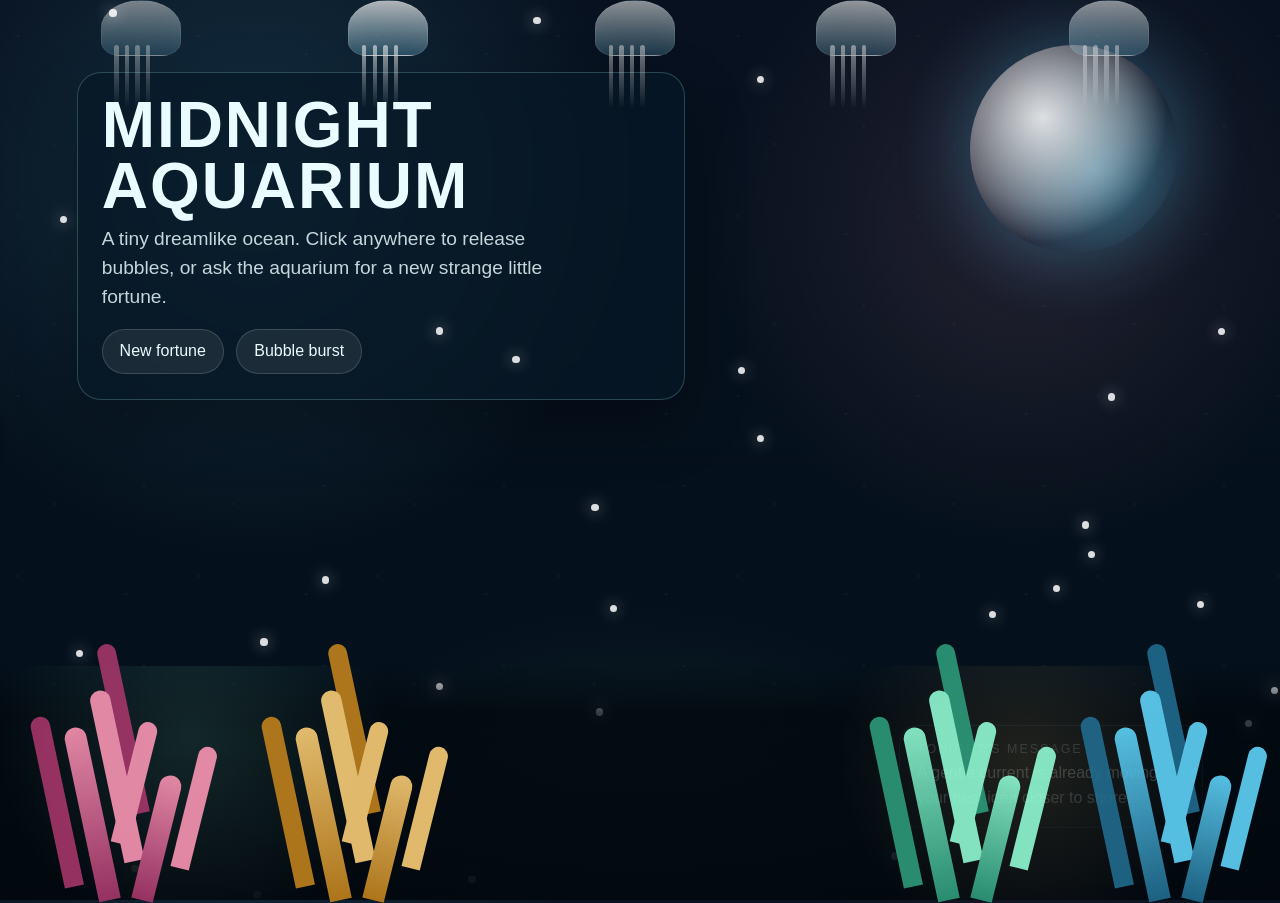
<file: random_midnight_aquarium.html>
<!DOCTYPE html>
<html lang="en">
<head>
  <meta charset="UTF-8" />
  <meta name="viewport" content="width=device-width, initial-scale=1.0" />
  <title>Midnight Aquarium</title>
  <style>
    :root {
      --bg-top: #07111f;
      --bg-bottom: #03101a;
      --panel: rgba(7, 24, 38, 0.72);
      --line: rgba(168, 244, 255, 0.22);
      --foam: #dbfbff;
      --mint: #93ffd8;
      --aqua: #61d8ff;
      --gold: #ffd27a;
      --rose: #ff98b8;
      --ink: #eafcff;
    }

    * {
      box-sizing: border-box;
    }

    body {
      margin: 0;
      min-height: 100vh;
      overflow: hidden;
      font-family: "Avenir Next", "Trebuchet MS", sans-serif;
      color: var(--ink);
      background:
        radial-gradient(circle at 20% 20%, rgba(97, 216, 255, 0.16), transparent 30%),
        radial-gradient(circle at 80% 25%, rgba(255, 152, 184, 0.12), transparent 26%),
        radial-gradient(circle at 50% 120%, rgba(147, 255, 216, 0.16), transparent 38%),
        linear-gradient(180deg, var(--bg-top), var(--bg-bottom));
    }

    .grain {
      position: fixed;
      inset: 0;
      pointer-events: none;
      opacity: 0.09;
      background-image:
        radial-gradient(circle at 10% 20%, white 0.6px, transparent 0.8px),
        radial-gradient(circle at 70% 30%, white 0.6px, transparent 0.8px),
        radial-gradient(circle at 30% 80%, white 0.6px, transparent 0.8px),
        radial-gradient(circle at 80% 70%, white 0.6px, transparent 0.8px);
      background-size: 180px 180px;
      animation: drift 18s linear infinite;
    }

    .scene {
      position: relative;
      min-height: 100vh;
      isolation: isolate;
    }

    .moon {
      position: absolute;
      top: 5vh;
      right: 8vw;
      width: 13rem;
      aspect-ratio: 1;
      border-radius: 50%;
      background:
        radial-gradient(circle at 35% 35%, rgba(255,255,255,0.95), rgba(255,255,255,0.35) 45%, transparent 65%),
        radial-gradient(circle at 60% 60%, rgba(97,216,255,0.55), transparent 68%);
      filter: blur(0.2px);
      box-shadow: 0 0 80px rgba(97, 216, 255, 0.38);
      opacity: 0.9;
    }

    .title-card {
      position: absolute;
      top: 8vh;
      left: 6vw;
      width: min(38rem, 86vw);
      padding: 1.4rem 1.5rem 1.55rem;
      border: 1px solid var(--line);
      border-radius: 1.5rem;
      background: var(--panel);
      backdrop-filter: blur(18px);
      box-shadow: 0 25px 60px rgba(0, 0, 0, 0.28);
    }

    h1 {
      margin: 0 0 0.5rem;
      font-size: clamp(2.5rem, 5vw, 4.8rem);
      line-height: 0.95;
      letter-spacing: 0.03em;
      text-transform: uppercase;
    }

    .subtitle {
      margin: 0;
      max-width: 31rem;
      color: rgba(234, 252, 255, 0.84);
      font-size: clamp(1rem, 1.6vw, 1.2rem);
      line-height: 1.5;
    }

    .controls {
      display: flex;
      gap: 0.8rem;
      margin-top: 1.1rem;
      flex-wrap: wrap;
    }

    button {
      border: 1px solid rgba(255, 255, 255, 0.15);
      border-radius: 999px;
      padding: 0.78rem 1.05rem;
      background: rgba(255, 255, 255, 0.08);
      color: var(--ink);
      font: inherit;
      cursor: pointer;
      transition: transform 160ms ease, background 160ms ease, border-color 160ms ease;
    }

    button:hover {
      transform: translateY(-2px);
      background: rgba(255, 255, 255, 0.14);
      border-color: rgba(255, 255, 255, 0.28);
    }

    .hud {
      position: absolute;
      right: 6vw;
      bottom: 8vh;
      width: min(19rem, 84vw);
      padding: 1rem 1.05rem;
      border: 1px solid var(--line);
      border-radius: 1.25rem;
      background: rgba(6, 20, 31, 0.66);
      backdrop-filter: blur(14px);
    }

    .hud-label {
      margin: 0 0 0.35rem;
      font-size: 0.78rem;
      letter-spacing: 0.16em;
      text-transform: uppercase;
      color: rgba(234, 252, 255, 0.66);
    }

    .fortune {
      margin: 0;
      line-height: 1.55;
      font-size: 1rem;
    }

    .aquarium {
      position: absolute;
      inset: 0;
      overflow: hidden;
    }

    .fish,
    .bubble,
    .sparkle,
    .jelly {
      position: absolute;
      pointer-events: none;
    }

    .fish {
      width: 7rem;
      height: 3.2rem;
      animation: swim linear infinite;
      filter: drop-shadow(0 10px 20px rgba(0, 0, 0, 0.22));
    }

    .fish .body {
      position: absolute;
      inset: 0.35rem 1.2rem 0.35rem 0;
      border-radius: 60% 45% 50% 55%;
      background: linear-gradient(135deg, var(--fish-a), var(--fish-b));
    }

    .fish .tail {
      position: absolute;
      right: 0;
      top: 0.75rem;
      width: 1.8rem;
      height: 1.6rem;
      background: linear-gradient(135deg, var(--fish-b), transparent 78%);
      clip-path: polygon(0 50%, 100% 0, 100% 100%);
    }

    .fish .eye {
      position: absolute;
      left: 0.95rem;
      top: 1.15rem;
      width: 0.48rem;
      height: 0.48rem;
      border-radius: 50%;
      background: #03101a;
      box-shadow: 0 0 0 0.15rem rgba(255,255,255,0.75);
    }

    .fish.reverse {
      transform: scaleX(-1);
    }

    .jelly {
      width: 5rem;
      height: 8rem;
      animation: floatUp linear infinite;
      opacity: 0.9;
    }

    .jelly .cap {
      width: 5rem;
      height: 3.5rem;
      border-radius: 60% 60% 30% 30%;
      background: linear-gradient(180deg, rgba(255,255,255,0.8), rgba(97,216,255,0.24));
      border: 1px solid rgba(255,255,255,0.2);
      box-shadow: inset 0 -10px 25px rgba(255,255,255,0.08);
    }

    .jelly .legs {
      position: absolute;
      top: 2.8rem;
      left: 0.85rem;
      display: flex;
      gap: 0.38rem;
    }

    .jelly .legs span {
      width: 0.28rem;
      height: 4rem;
      border-radius: 999px;
      background: linear-gradient(180deg, rgba(255,255,255,0.7), transparent);
      animation: wiggle 2.4s ease-in-out infinite;
    }

    .bubble {
      width: var(--size);
      height: var(--size);
      border-radius: 50%;
      border: 1px solid rgba(219, 251, 255, 0.4);
      background: radial-gradient(circle at 30% 30%, rgba(255,255,255,0.72), rgba(255,255,255,0.08) 55%, transparent 70%);
      animation: rise var(--duration) linear forwards;
    }

    .sparkle {
      width: 0.45rem;
      height: 0.45rem;
      border-radius: 50%;
      background: rgba(255, 255, 255, 0.86);
      box-shadow: 0 0 15px rgba(255,255,255,0.6);
      animation: pulse 2s ease-in-out infinite;
    }

    .seabed {
      position: absolute;
      inset: auto 0 0;
      height: 26vh;
      background:
        radial-gradient(circle at 15% 30%, rgba(147,255,216,0.12), transparent 18%),
        radial-gradient(circle at 80% 40%, rgba(255,210,122,0.12), transparent 18%),
        linear-gradient(180deg, transparent, rgba(2, 8, 14, 0.75) 20%, rgba(2, 8, 14, 0.96));
    }

    .coral {
      position: absolute;
      bottom: 0;
      width: 10rem;
      height: 12rem;
      opacity: 0.88;
      filter: blur(0.1px);
    }

    .coral::before,
    .coral::after {
      content: "";
      position: absolute;
      bottom: 0;
      width: 1.35rem;
      border-radius: 999px 999px 0 0;
      background: linear-gradient(180deg, var(--coral-top), var(--coral-bottom));
      transform-origin: bottom center;
    }

    .coral::before {
      left: 3rem;
      height: 11rem;
      transform: rotate(-12deg);
      box-shadow:
        2rem -2rem 0 -0.05rem var(--coral-top),
        -2rem -1.2rem 0 -0.08rem var(--coral-bottom),
        3rem -4.8rem 0 -0.1rem var(--coral-bottom);
    }

    .coral::after {
      left: 5rem;
      height: 8rem;
      transform: rotate(14deg);
      box-shadow:
        1.8rem -2.4rem 0 -0.1rem var(--coral-top),
        -2.2rem -3rem 0 -0.1rem var(--coral-top);
    }

    @keyframes swim {
      from {
        transform: translateX(-10vw) translateY(0) scale(var(--flip, 1));
      }
      to {
        transform: translateX(120vw) translateY(var(--drift)) scale(var(--flip, 1));
      }
    }

    @keyframes floatUp {
      from {
        transform: translateY(100vh);
      }
      to {
        transform: translateY(-20vh);
      }
    }

    @keyframes rise {
      0% {
        transform: translateY(0) scale(0.9);
        opacity: 0;
      }
      15% {
        opacity: 0.95;
      }
      100% {
        transform: translateY(-115vh) translateX(var(--shift)) scale(1.15);
        opacity: 0;
      }
    }

    @keyframes pulse {
      0%, 100% {
        opacity: 0.25;
        transform: scale(0.8);
      }
      50% {
        opacity: 1;
        transform: scale(1.2);
      }
    }

    @keyframes wiggle {
      0%, 100% {
        transform: rotate(-5deg);
      }
      50% {
        transform: rotate(6deg);
      }
    }

    @keyframes drift {
      from {
        transform: translateY(0);
      }
      to {
        transform: translateY(-22px);
      }
    }

    @media (max-width: 720px) {
      .title-card {
        top: 4vh;
      }

      .hud {
        right: 4vw;
        left: 4vw;
        width: auto;
        bottom: 4vh;
      }

      .moon {
        width: 9rem;
      }
    }
  </style>
</head>
<body>
  <div class="scene">
    <div class="grain"></div>
    <div class="moon"></div>

    <section class="title-card">
      <h1>Midnight Aquarium</h1>
      <p class="subtitle">
        A tiny dreamlike ocean. Click anywhere to release bubbles, or ask the aquarium for a new strange little fortune.
      </p>
      <div class="controls">
        <button id="fortuneButton">New fortune</button>
        <button id="burstButton">Bubble burst</button>
      </div>
    </section>

    <aside class="hud">
      <p class="hud-label">Tonight's Message</p>
      <p class="fortune" id="fortuneText">A gentle current is already moving your best idea closer to shore.</p>
    </aside>

    <div class="aquarium" id="aquarium"></div>
    <div class="seabed">
      <div class="coral" style="left: 4vw; --coral-top:#ff98b8; --coral-bottom:#a9376d;"></div>
      <div class="coral" style="left: 22vw; width: 8rem; height: 9rem; --coral-top:#ffd27a; --coral-bottom:#c5841d;"></div>
      <div class="coral" style="right: 18vw; --coral-top:#93ffd8; --coral-bottom:#2e9e7d;"></div>
      <div class="coral" style="right: 4vw; width: 8rem; height: 10rem; --coral-top:#61d8ff; --coral-bottom:#216d91;"></div>
    </div>
  </div>

  <script>
    const aquarium = document.getElementById("aquarium");
    const fortuneText = document.getElementById("fortuneText");
    const fortuneButton = document.getElementById("fortuneButton");
    const burstButton = document.getElementById("burstButton");

    const fortunes = [
      "A gentle current is already moving your best idea closer to shore.",
      "Something small and glowing is worth following tonight.",
      "You do not need a map when curiosity is already steering.",
      "What feels random now may turn out to be excellent timing.",
      "Leave room for one impractical idea. It may be the lucky one.",
      "The next good thing might arrive disguised as a detour.",
      "You are allowed to build beautiful things for no reason at all."
    ];

    const fishColors = [
      ["#61d8ff", "#157bb2"],
      ["#ffd27a", "#ff8b4d"],
      ["#93ffd8", "#2cae95"],
      ["#ff98b8", "#cc5681"]
    ];

    function makeFish(index) {
      const fish = document.createElement("div");
      fish.className = "fish" + (Math.random() > 0.5 ? " reverse" : "");
      const colors = fishColors[index % fishColors.length];
      fish.style.setProperty("--fish-a", colors[0]);
      fish.style.setProperty("--fish-b", colors[1]);
      fish.style.left = `${-10 - Math.random() * 30}vw`;
      fish.style.top = `${16 + Math.random() * 54}vh`;
      fish.style.animationDuration = `${18 + Math.random() * 22}s`;
      fish.style.animationDelay = `${-Math.random() * 20}s`;
      fish.style.setProperty("--drift", `${-20 + Math.random() * 40}px`);
      fish.style.setProperty("--flip", fish.classList.contains("reverse") ? "-1" : "1");
      fish.innerHTML = '<div class="body"></div><div class="tail"></div><div class="eye"></div>';
      aquarium.appendChild(fish);
    }

    function makeJelly(index) {
      const jelly = document.createElement("div");
      jelly.className = "jelly";
      jelly.style.left = `${6 + index * 18 + Math.random() * 8}vw`;
      jelly.style.animationDuration = `${20 + Math.random() * 14}s`;
      jelly.style.animationDelay = `${-Math.random() * 18}s`;
      jelly.style.opacity = `${0.5 + Math.random() * 0.4}`;
      jelly.innerHTML = `
        <div class="cap"></div>
        <div class="legs">
          <span></span><span></span><span></span><span></span>
        </div>
      `;
      aquarium.appendChild(jelly);
    }

    function makeSparkle() {
      const sparkle = document.createElement("div");
      sparkle.className = "sparkle";
      sparkle.style.left = `${Math.random() * 100}vw`;
      sparkle.style.top = `${Math.random() * 100}vh`;
      sparkle.style.animationDelay = `${Math.random() * 2}s`;
      aquarium.appendChild(sparkle);
    }

    function releaseBubble(x, y, count = 1) {
      for (let i = 0; i < count; i += 1) {
        const bubble = document.createElement("div");
        bubble.className = "bubble";
        const size = 8 + Math.random() * 28;
        bubble.style.setProperty("--size", `${size}px`);
        bubble.style.setProperty("--duration", `${5 + Math.random() * 5}s`);
        bubble.style.setProperty("--shift", `${-40 + Math.random() * 80}px`);
        bubble.style.left = `${x + (Math.random() * 40 - 20)}px`;
        bubble.style.top = `${y + (Math.random() * 24 - 12)}px`;
        aquarium.appendChild(bubble);
        bubble.addEventListener("animationend", () => bubble.remove());
      }
    }

    function setFortune() {
      const next = fortunes[Math.floor(Math.random() * fortunes.length)];
      fortuneText.textContent = next;
    }

    for (let i = 0; i < 11; i += 1) {
      makeFish(i);
    }

    for (let i = 0; i < 5; i += 1) {
      makeJelly(i);
    }

    for (let i = 0; i < 28; i += 1) {
      makeSparkle();
    }

    aquarium.addEventListener("click", (event) => {
      releaseBubble(event.clientX, event.clientY, 8);
    });

    burstButton.addEventListener("click", () => {
      const centerX = window.innerWidth * (0.25 + Math.random() * 0.5);
      const centerY = window.innerHeight * (0.35 + Math.random() * 0.35);
      releaseBubble(centerX, centerY, 18);
      setFortune();
    });

    fortuneButton.addEventListener("click", setFortune);

    window.addEventListener("load", () => {
      for (let i = 0; i < 20; i += 1) {
        releaseBubble(window.innerWidth * (0.08 + Math.random() * 0.84), window.innerHeight * (0.75 + Math.random() * 0.15), 1);
      }
    });
  </script>
</body>
</html>
</file>
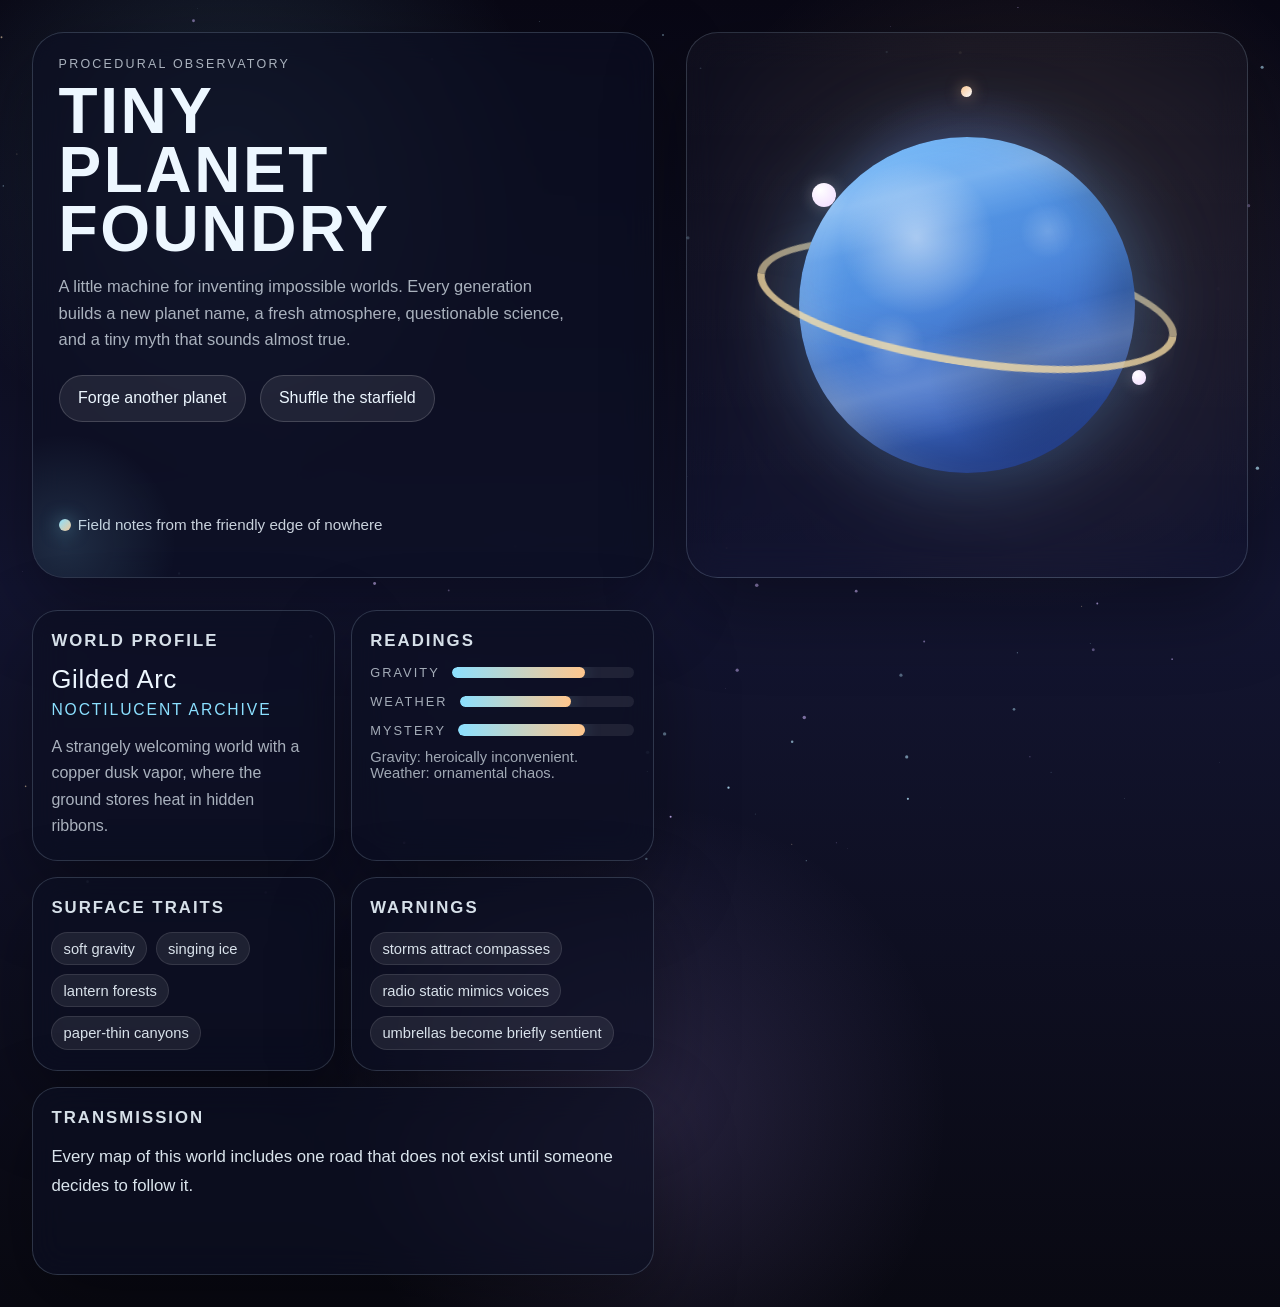
<file: tiny_planet_foundry.html>
<!DOCTYPE html>
<html lang="en">
<head>
  <meta charset="UTF-8" />
  <meta name="viewport" content="width=device-width, initial-scale=1.0" />
  <title>Tiny Planet Foundry</title>
  <style>
    :root {
      --bg-1: #090815;
      --bg-2: #131531;
      --bg-3: #281e44;
      --panel: rgba(13, 16, 34, 0.68);
      --panel-line: rgba(197, 233, 255, 0.18);
      --text: #edf7ff;
      --muted: rgba(237, 247, 255, 0.7);
      --accent: #8be0ff;
      --accent-2: #ffc68d;
      --accent-3: #b99bff;
      --planet-core: #66b8ff;
      --planet-shadow: #2845a8;
      --planet-glow: rgba(139, 224, 255, 0.34);
      --band-1: rgba(255, 255, 255, 0.18);
      --band-2: rgba(9, 9, 20, 0.16);
      --ring: rgba(255, 228, 169, 0.8);
      --sky-haze: rgba(133, 113, 255, 0.22);
      --moon: #f0d9ff;
      --shadow: 0 30px 80px rgba(0, 0, 0, 0.35);
    }

    * {
      box-sizing: border-box;
    }

    body {
      margin: 0;
      min-height: 100vh;
      overflow: hidden;
      font-family: "Avenir Next", "Gill Sans", "Trebuchet MS", sans-serif;
      color: var(--text);
      background:
        radial-gradient(circle at 18% 12%, rgba(139, 224, 255, 0.14), transparent 20%),
        radial-gradient(circle at 80% 20%, rgba(255, 198, 141, 0.12), transparent 24%),
        radial-gradient(circle at 50% 85%, rgba(185, 155, 255, 0.16), transparent 24%),
        linear-gradient(180deg, var(--bg-1), var(--bg-2) 45%, #090912);
    }

    canvas#stars {
      position: fixed;
      inset: 0;
      width: 100%;
      height: 100%;
      z-index: 0;
    }

    .layout {
      position: relative;
      z-index: 1;
      min-height: 100vh;
      display: grid;
      grid-template-columns: 1.05fr 0.95fr;
      gap: 2rem;
      padding: 2rem;
    }

    .panel {
      border: 1px solid var(--panel-line);
      background: var(--panel);
      backdrop-filter: blur(16px);
      box-shadow: var(--shadow);
    }

    .hero {
      border-radius: 2rem;
      padding: 1.5rem 1.6rem 1.8rem;
      display: flex;
      flex-direction: column;
      justify-content: space-between;
      overflow: hidden;
      position: relative;
    }

    .hero::before {
      content: "";
      position: absolute;
      inset: auto auto -5rem -5rem;
      width: 14rem;
      height: 14rem;
      border-radius: 50%;
      background: radial-gradient(circle, rgba(139,224,255,0.14), transparent 70%);
    }

    .eyebrow {
      margin: 0 0 0.7rem;
      font-size: 0.78rem;
      letter-spacing: 0.18em;
      text-transform: uppercase;
      color: var(--muted);
    }

    h1 {
      margin: 0;
      font-size: clamp(2.9rem, 5vw, 5.5rem);
      line-height: 0.92;
      letter-spacing: 0.04em;
      text-transform: uppercase;
      max-width: 9ch;
    }

    .subtext {
      margin: 0.9rem 0 0;
      max-width: 32rem;
      color: var(--muted);
      line-height: 1.6;
      font-size: 1.03rem;
    }

    .controls {
      display: flex;
      gap: 0.85rem;
      flex-wrap: wrap;
      margin-top: 1.4rem;
    }

    button {
      border: 1px solid rgba(255, 255, 255, 0.16);
      background: rgba(255, 255, 255, 0.08);
      color: var(--text);
      font: inherit;
      padding: 0.85rem 1.15rem;
      border-radius: 999px;
      cursor: pointer;
      transition: transform 180ms ease, border-color 180ms ease, background 180ms ease;
    }

    button:hover {
      transform: translateY(-2px);
      border-color: rgba(255, 255, 255, 0.28);
      background: rgba(255, 255, 255, 0.14);
    }

    .signature {
      display: inline-flex;
      align-items: center;
      gap: 0.45rem;
      margin-top: 1.1rem;
      color: rgba(237, 247, 255, 0.84);
      font-size: 0.95rem;
    }

    .signature::before {
      content: "";
      width: 0.75rem;
      height: 0.75rem;
      border-radius: 50%;
      background: linear-gradient(135deg, var(--accent), var(--accent-2));
      box-shadow: 0 0 18px rgba(139, 224, 255, 0.5);
    }

    .planet-stage {
      position: relative;
      border-radius: 2rem;
      min-height: 32rem;
      overflow: hidden;
      display: flex;
      align-items: center;
      justify-content: center;
      background:
        radial-gradient(circle at 50% 36%, var(--sky-haze), transparent 32%),
        linear-gradient(180deg, rgba(255,255,255,0.03), rgba(255,255,255,0));
    }

    .planet-wrap {
      position: relative;
      width: min(34rem, 78vw);
      aspect-ratio: 1;
      display: grid;
      place-items: center;
    }

    .planet {
      position: relative;
      width: min(21rem, 54vw);
      aspect-ratio: 1;
      border-radius: 50%;
      background:
        radial-gradient(circle at 35% 30%, rgba(255,255,255,0.5), transparent 24%),
        radial-gradient(circle at 65% 70%, rgba(0,0,0,0.22), transparent 28%),
        linear-gradient(160deg, var(--planet-core), var(--planet-shadow));
      box-shadow:
        inset -1.7rem -2rem 2.8rem rgba(0, 0, 0, 0.24),
        inset 1.4rem 1rem 2rem rgba(255,255,255,0.16),
        0 0 5rem var(--planet-glow);
      overflow: hidden;
      animation: rotatePlanet 22s linear infinite;
    }

    .planet::before,
    .planet::after {
      content: "";
      position: absolute;
      inset: 0;
      border-radius: 50%;
      mix-blend-mode: screen;
    }

    .planet::before {
      background:
        linear-gradient(180deg, transparent 8%, var(--band-1) 18%, transparent 30%, var(--band-2) 42%, transparent 56%, var(--band-1) 67%, transparent 82%);
      opacity: 0.9;
      transform: rotate(-14deg) scale(1.15);
    }

    .planet::after {
      background:
        radial-gradient(circle at 28% 62%, rgba(255,255,255,0.2), transparent 10%),
        radial-gradient(circle at 74% 28%, rgba(255,255,255,0.18), transparent 8%),
        radial-gradient(circle at 55% 48%, rgba(0,0,0,0.14), transparent 14%);
    }

    .ring-back,
    .ring-front {
      position: absolute;
      width: 28rem;
      height: 8rem;
      border-radius: 50%;
      border: 0.55rem solid var(--ring);
      transform: rotate(-12deg);
      opacity: 0.85;
      filter: drop-shadow(0 0 18px rgba(255, 228, 169, 0.2));
    }

    .ring-back {
      clip-path: inset(0 0 50% 0);
    }

    .ring-front {
      clip-path: inset(50% 0 0 0);
    }

    .moon {
      position: absolute;
      width: 1.3rem;
      aspect-ratio: 1;
      border-radius: 50%;
      background: radial-gradient(circle at 35% 30%, white, var(--moon));
      box-shadow: 0 0 16px rgba(255, 255, 255, 0.26);
    }

    .moon.a {
      top: 22%;
      left: 18%;
      animation: driftA 10s ease-in-out infinite;
    }

    .moon.b {
      top: 67%;
      right: 14%;
      width: 0.95rem;
      animation: driftB 8s ease-in-out infinite;
    }

    .orbit {
      position: absolute;
      inset: 50% auto auto 50%;
      width: 31rem;
      height: 31rem;
      transform: translate(-50%, -50%);
      animation: orbitSpin 28s linear infinite;
    }

    .satellite {
      position: absolute;
      top: 1.8rem;
      left: 50%;
      width: 0.7rem;
      height: 0.7rem;
      margin-left: -0.35rem;
      border-radius: 50%;
      background: linear-gradient(135deg, var(--accent-2), white);
      box-shadow: 0 0 15px rgba(255, 198, 141, 0.5);
    }

    .readout {
      display: grid;
      grid-template-columns: repeat(2, minmax(0, 1fr));
      gap: 1rem;
      align-content: start;
    }

    .info {
      border-radius: 1.6rem;
      padding: 1.25rem 1.15rem;
    }

    .info h2,
    .log h2 {
      margin: 0 0 0.9rem;
      font-size: 1.05rem;
      letter-spacing: 0.12em;
      text-transform: uppercase;
      color: rgba(237, 247, 255, 0.9);
    }

    .planet-name {
      margin: 0 0 0.4rem;
      font-size: clamp(1.6rem, 2vw, 2.25rem);
      letter-spacing: 0.03em;
    }

    .planet-type {
      margin: 0 0 0.95rem;
      color: var(--accent);
      font-size: 0.98rem;
      letter-spacing: 0.12em;
      text-transform: uppercase;
    }

    .planet-desc {
      margin: 0;
      color: var(--muted);
      line-height: 1.65;
      min-height: 5.8rem;
    }

    .stats {
      display: grid;
      gap: 0.85rem;
    }

    .stat {
      display: grid;
      grid-template-columns: auto 1fr;
      gap: 0.75rem;
      align-items: center;
    }

    .stat-label {
      font-size: 0.8rem;
      letter-spacing: 0.16em;
      text-transform: uppercase;
      color: rgba(237, 247, 255, 0.68);
    }

    .meter {
      position: relative;
      height: 0.7rem;
      border-radius: 999px;
      overflow: hidden;
      background: rgba(255,255,255,0.08);
    }

    .meter span {
      position: absolute;
      inset: 0 auto 0 0;
      width: 50%;
      border-radius: inherit;
      background: linear-gradient(90deg, var(--accent), var(--accent-2));
      box-shadow: 0 0 18px rgba(139,224,255,0.25);
    }

    .chips {
      display: flex;
      flex-wrap: wrap;
      gap: 0.55rem;
    }

    .chip {
      padding: 0.48rem 0.7rem;
      border-radius: 999px;
      background: rgba(255,255,255,0.08);
      color: rgba(237,247,255,0.9);
      font-size: 0.92rem;
      border: 1px solid rgba(255,255,255,0.1);
    }

    .log {
      grid-column: 1 / -1;
      border-radius: 1.6rem;
      padding: 1.25rem 1.15rem;
    }

    .transmission {
      margin: 0;
      font-size: 1.05rem;
      line-height: 1.75;
      color: rgba(237,247,255,0.92);
      min-height: 7rem;
    }

    .mini-note {
      margin-top: 0.7rem;
      color: rgba(237,247,255,0.66);
      font-size: 0.92rem;
    }

    @keyframes rotatePlanet {
      from {
        transform: rotate(0deg);
      }
      to {
        transform: rotate(360deg);
      }
    }

    @keyframes orbitSpin {
      from {
        transform: translate(-50%, -50%) rotate(0deg);
      }
      to {
        transform: translate(-50%, -50%) rotate(360deg);
      }
    }

    @keyframes driftA {
      0%, 100% {
        transform: translateY(0) scale(1);
      }
      50% {
        transform: translateY(-14px) scale(1.08);
      }
    }

    @keyframes driftB {
      0%, 100% {
        transform: translateY(0) scale(1);
      }
      50% {
        transform: translateY(10px) scale(0.94);
      }
    }

    @media (max-width: 980px) {
      body {
        overflow: auto;
      }

      .layout {
        grid-template-columns: 1fr;
        min-height: auto;
      }

      .planet-stage {
        min-height: 28rem;
      }

      .readout {
        grid-template-columns: 1fr;
      }
    }
  </style>
</head>
<body>
  <canvas id="stars"></canvas>

  <main class="layout">
    <section class="hero panel">
      <div>
        <p class="eyebrow">Procedural Observatory</p>
        <h1>Tiny Planet Foundry</h1>
        <p class="subtext">
          A little machine for inventing impossible worlds. Every generation builds a new planet name, a fresh atmosphere,
          questionable science, and a tiny myth that sounds almost true.
        </p>
        <div class="controls">
          <button id="generateButton">Forge another planet</button>
          <button id="shuffleSkyButton">Shuffle the starfield</button>
        </div>
      </div>
      <p class="signature">Field notes from the friendly edge of nowhere</p>
    </section>

    <section class="planet-stage panel">
      <div class="planet-wrap">
        <div class="orbit">
          <div class="satellite"></div>
        </div>
        <div class="ring-back" id="ringBack"></div>
        <div class="planet" id="planet"></div>
        <div class="ring-front" id="ringFront"></div>
        <div class="moon a" id="moonA"></div>
        <div class="moon b" id="moonB"></div>
      </div>
    </section>

    <section class="readout">
      <article class="info panel">
        <h2>World Profile</h2>
        <p class="planet-name" id="planetName">Vesper-9</p>
        <p class="planet-type" id="planetType">Aurora Ocean World</p>
        <p class="planet-desc" id="planetDescription">
          A slow-turning sphere wrapped in pale ion storms, where tides glow brighter than the local sunrise.
        </p>
      </article>

      <article class="info panel">
        <h2>Readings</h2>
        <div class="stats">
          <div class="stat">
            <span class="stat-label">Gravity</span>
            <div class="meter"><span id="gravityMeter"></span></div>
          </div>
          <div class="stat">
            <span class="stat-label">Weather</span>
            <div class="meter"><span id="weatherMeter"></span></div>
          </div>
          <div class="stat">
            <span class="stat-label">Mystery</span>
            <div class="meter"><span id="mysteryMeter"></span></div>
          </div>
        </div>
        <p class="mini-note" id="readingsText">Gravity: gentle enough for long jumps. Weather: dramatic but photogenic.</p>
      </article>

      <article class="info panel">
        <h2>Surface Traits</h2>
        <div class="chips" id="traits"></div>
      </article>

      <article class="info panel">
        <h2>Warnings</h2>
        <div class="chips" id="warnings"></div>
      </article>

      <article class="log panel">
        <h2>Transmission</h2>
        <p class="transmission" id="transmission">
          The locals claim the horizon hums before every storm, as if the planet is tuning itself for company.
        </p>
      </article>
    </section>
  </main>

  <script>
    const root = document.documentElement;
    const planet = document.getElementById("planet");
    const ringFront = document.getElementById("ringFront");
    const ringBack = document.getElementById("ringBack");
    const moonA = document.getElementById("moonA");
    const moonB = document.getElementById("moonB");
    const planetName = document.getElementById("planetName");
    const planetType = document.getElementById("planetType");
    const planetDescription = document.getElementById("planetDescription");
    const readingsText = document.getElementById("readingsText");
    const transmission = document.getElementById("transmission");
    const traits = document.getElementById("traits");
    const warnings = document.getElementById("warnings");
    const gravityMeter = document.getElementById("gravityMeter");
    const weatherMeter = document.getElementById("weatherMeter");
    const mysteryMeter = document.getElementById("mysteryMeter");
    const generateButton = document.getElementById("generateButton");
    const shuffleSkyButton = document.getElementById("shuffleSkyButton");
    const canvas = document.getElementById("stars");
    const ctx = canvas.getContext("2d");

    const nameLeft = ["Vesper", "Cinder", "Velum", "Morrow", "Lucent", "Sable", "Echo", "Iris", "Drift", "Solace", "Gilded", "Blueglass"];
    const nameRight = ["-9", "-IV", " Delta", " Prime", " Hollow", " Arc", " Minor", " Reach", " Bloom", " Vale", " Static", " Wake"];
    const types = ["Aurora Ocean World", "Glass Desert Moon", "Moss Giant", "Clockwork Storm Planet", "Velvet Ring World", "Ember Tundra Sphere", "Coral Sky Colony", "Noctilucent Archive"];
    const traitsPool = ["floating reefs", "violet rain", "singing ice", "amber fungi", "tidal mirrors", "magnetic dunes", "orbital gardens", "paper-thin canyons", "lantern forests", "soft gravity", "crystal fog"];
    const warningsPool = ["time slips at dawn", "storms attract compasses", "moonlight causes sleepwalking", "low valleys echo future weather", "radio static mimics voices", "boots fill with luminous sand", "maps redraw themselves", "umbrellas become briefly sentient"];
    const atmospheres = ["thin sapphire haze", "warm gold mist", "pearled amethyst clouds", "deep teal aurora bands", "copper dusk vapor", "opal frost air"];
    const descriptors = ["slow-turning", "bright-hearted", "storm-laced", "half-dreaming", "sea-polished", "humming", "velvet-dark", "strangely welcoming"];
    const terrain = ["tides glow brighter than the local sunrise", "its valleys collect music after midnight", "light bends softly over the cliffs", "the horizon flickers with migrating storms", "its beaches sparkle like powdered glass", "the ground stores heat in hidden ribbons"];
    const transmissions = [
      "Survey drones report a polite atmosphere and extremely dramatic sunsets. Bring curiosity and very good boots.",
      "Orbit remains stable, but something on the nightside keeps arranging lights into geometric invitations.",
      "The first landing party left a kettle on a rock and returned to find tea already brewed. No one can explain this.",
      "Sensors detected a thousand tiny reflections moving in formation across the northern sea, like a parade of stars learning to swim.",
      "Every map of this world includes one road that does not exist until someone decides to follow it."
    ];

    const palettes = [
      {
        core: "#66b8ff",
        shadow: "#2845a8",
        glow: "rgba(102, 184, 255, 0.35)",
        band1: "rgba(255,255,255,0.2)",
        band2: "rgba(27,58,152,0.25)",
        ring: "rgba(255,228,169,0.85)",
        haze: "rgba(133, 113, 255, 0.22)",
        moon: "#f0d9ff"
      },
      {
        core: "#ffb16e",
        shadow: "#b34545",
        glow: "rgba(255, 177, 110, 0.34)",
        band1: "rgba(255,240,214,0.2)",
        band2: "rgba(116,26,26,0.2)",
        ring: "rgba(255, 244, 189, 0.82)",
        haze: "rgba(255, 152, 112, 0.18)",
        moon: "#ffe1d3"
      },
      {
        core: "#82f0c6",
        shadow: "#228b7a",
        glow: "rgba(130, 240, 198, 0.34)",
        band1: "rgba(255,255,255,0.18)",
        band2: "rgba(10,62,63,0.18)",
        ring: "rgba(201,255,231,0.82)",
        haze: "rgba(94, 216, 177, 0.16)",
        moon: "#e7fff4"
      },
      {
        core: "#cf9dff",
        shadow: "#5e44bb",
        glow: "rgba(207, 157, 255, 0.32)",
        band1: "rgba(255,255,255,0.2)",
        band2: "rgba(54,18,109,0.22)",
        ring: "rgba(255, 224, 180, 0.82)",
        haze: "rgba(207, 157, 255, 0.2)",
        moon: "#f5e6ff"
      }
    ];

    function pick(list) {
      return list[Math.floor(Math.random() * list.length)];
    }

    function sampleMany(list, count) {
      const clone = [...list];
      const chosen = [];
      while (chosen.length < count && clone.length) {
        const index = Math.floor(Math.random() * clone.length);
        chosen.push(clone.splice(index, 1)[0]);
      }
      return chosen;
    }

    function setMeter(node, value) {
      node.style.width = `${value}%`;
    }

    function createChip(text) {
      const chip = document.createElement("span");
      chip.className = "chip";
      chip.textContent = text;
      return chip;
    }

    function randomPercent(min, max) {
      return Math.floor(min + Math.random() * (max - min));
    }

    function updateTheme(palette) {
      root.style.setProperty("--planet-core", palette.core);
      root.style.setProperty("--planet-shadow", palette.shadow);
      root.style.setProperty("--planet-glow", palette.glow);
      root.style.setProperty("--band-1", palette.band1);
      root.style.setProperty("--band-2", palette.band2);
      root.style.setProperty("--ring", palette.ring);
      root.style.setProperty("--sky-haze", palette.haze);
      root.style.setProperty("--moon", palette.moon);

      const ringScale = 0.88 + Math.random() * 0.34;
      const ringTilt = -24 + Math.random() * 42;
      ringFront.style.transform = `rotate(${ringTilt}deg) scale(${ringScale})`;
      ringBack.style.transform = `rotate(${ringTilt}deg) scale(${ringScale})`;

      if (Math.random() > 0.32) {
        ringFront.style.opacity = "0.88";
        ringBack.style.opacity = "0.72";
      } else {
        ringFront.style.opacity = "0";
        ringBack.style.opacity = "0";
      }

      moonA.style.background = `radial-gradient(circle at 35% 30%, white, ${palette.moon})`;
      moonB.style.background = `radial-gradient(circle at 35% 30%, white, ${palette.moon})`;
      moonA.style.top = `${18 + Math.random() * 14}%`;
      moonA.style.left = `${14 + Math.random() * 18}%`;
      moonB.style.top = `${58 + Math.random() * 16}%`;
      moonB.style.right = `${10 + Math.random() * 18}%`;
      moonA.style.width = `${1 + Math.random() * 0.8}rem`;
      moonB.style.width = `${0.7 + Math.random() * 0.55}rem`;
      moonA.style.aspectRatio = "1";
      moonB.style.aspectRatio = "1";

      planet.style.animationDuration = `${18 + Math.random() * 18}s`;
    }

    function generatePlanet() {
      const palette = pick(palettes);
      const name = `${pick(nameLeft)}${pick(nameRight)}`;
      const type = pick(types);
      const atmosphere = pick(atmospheres);
      const traitSet = sampleMany(traitsPool, 4);
      const warningSet = sampleMany(warningsPool, 3);
      const gravity = randomPercent(20, 92);
      const weather = randomPercent(25, 98);
      const mystery = randomPercent(35, 100);
      const description = `A ${pick(descriptors)} world with a ${atmosphere}, where ${pick(terrain)}.`;
      const reading = `Gravity: ${gravity < 40 ? "gentle" : gravity < 70 ? "steady" : "heroically inconvenient"}. Weather: ${weather < 45 ? "calm" : weather < 75 ? "ornamental chaos" : "theatrically intense"}.`;

      updateTheme(palette);
      planetName.textContent = name;
      planetType.textContent = type;
      planetDescription.textContent = description;
      readingsText.textContent = reading;
      transmission.textContent = pick(transmissions);

      traits.replaceChildren(...traitSet.map(createChip));
      warnings.replaceChildren(...warningSet.map(createChip));
      setMeter(gravityMeter, gravity);
      setMeter(weatherMeter, weather);
      setMeter(mysteryMeter, mystery);
    }

    function resizeCanvas() {
      const dpr = window.devicePixelRatio || 1;
      canvas.width = Math.floor(window.innerWidth * dpr);
      canvas.height = Math.floor(window.innerHeight * dpr);
      canvas.style.width = `${window.innerWidth}px`;
      canvas.style.height = `${window.innerHeight}px`;
      ctx.setTransform(dpr, 0, 0, dpr, 0, 0);
      drawStars();
    }

    function drawStars() {
      ctx.clearRect(0, 0, window.innerWidth, window.innerHeight);
      const starCount = Math.max(160, Math.floor(window.innerWidth * window.innerHeight / 6500));
      for (let i = 0; i < starCount; i += 1) {
        const x = Math.random() * window.innerWidth;
        const y = Math.random() * window.innerHeight;
        const radius = Math.random() * 1.8;
        const alpha = 0.35 + Math.random() * 0.65;
        const hue = Math.random() > 0.82 ? 35 : Math.random() > 0.5 ? 200 : 260;
        ctx.beginPath();
        ctx.fillStyle = `hsla(${hue}, 90%, 85%, ${alpha})`;
        ctx.arc(x, y, radius, 0, Math.PI * 2);
        ctx.fill();
      }
    }

    generateButton.addEventListener("click", generatePlanet);
    shuffleSkyButton.addEventListener("click", drawStars);
    window.addEventListener("resize", resizeCanvas);

    resizeCanvas();
    generatePlanet();
  </script>
</body>
</html>
</file>
